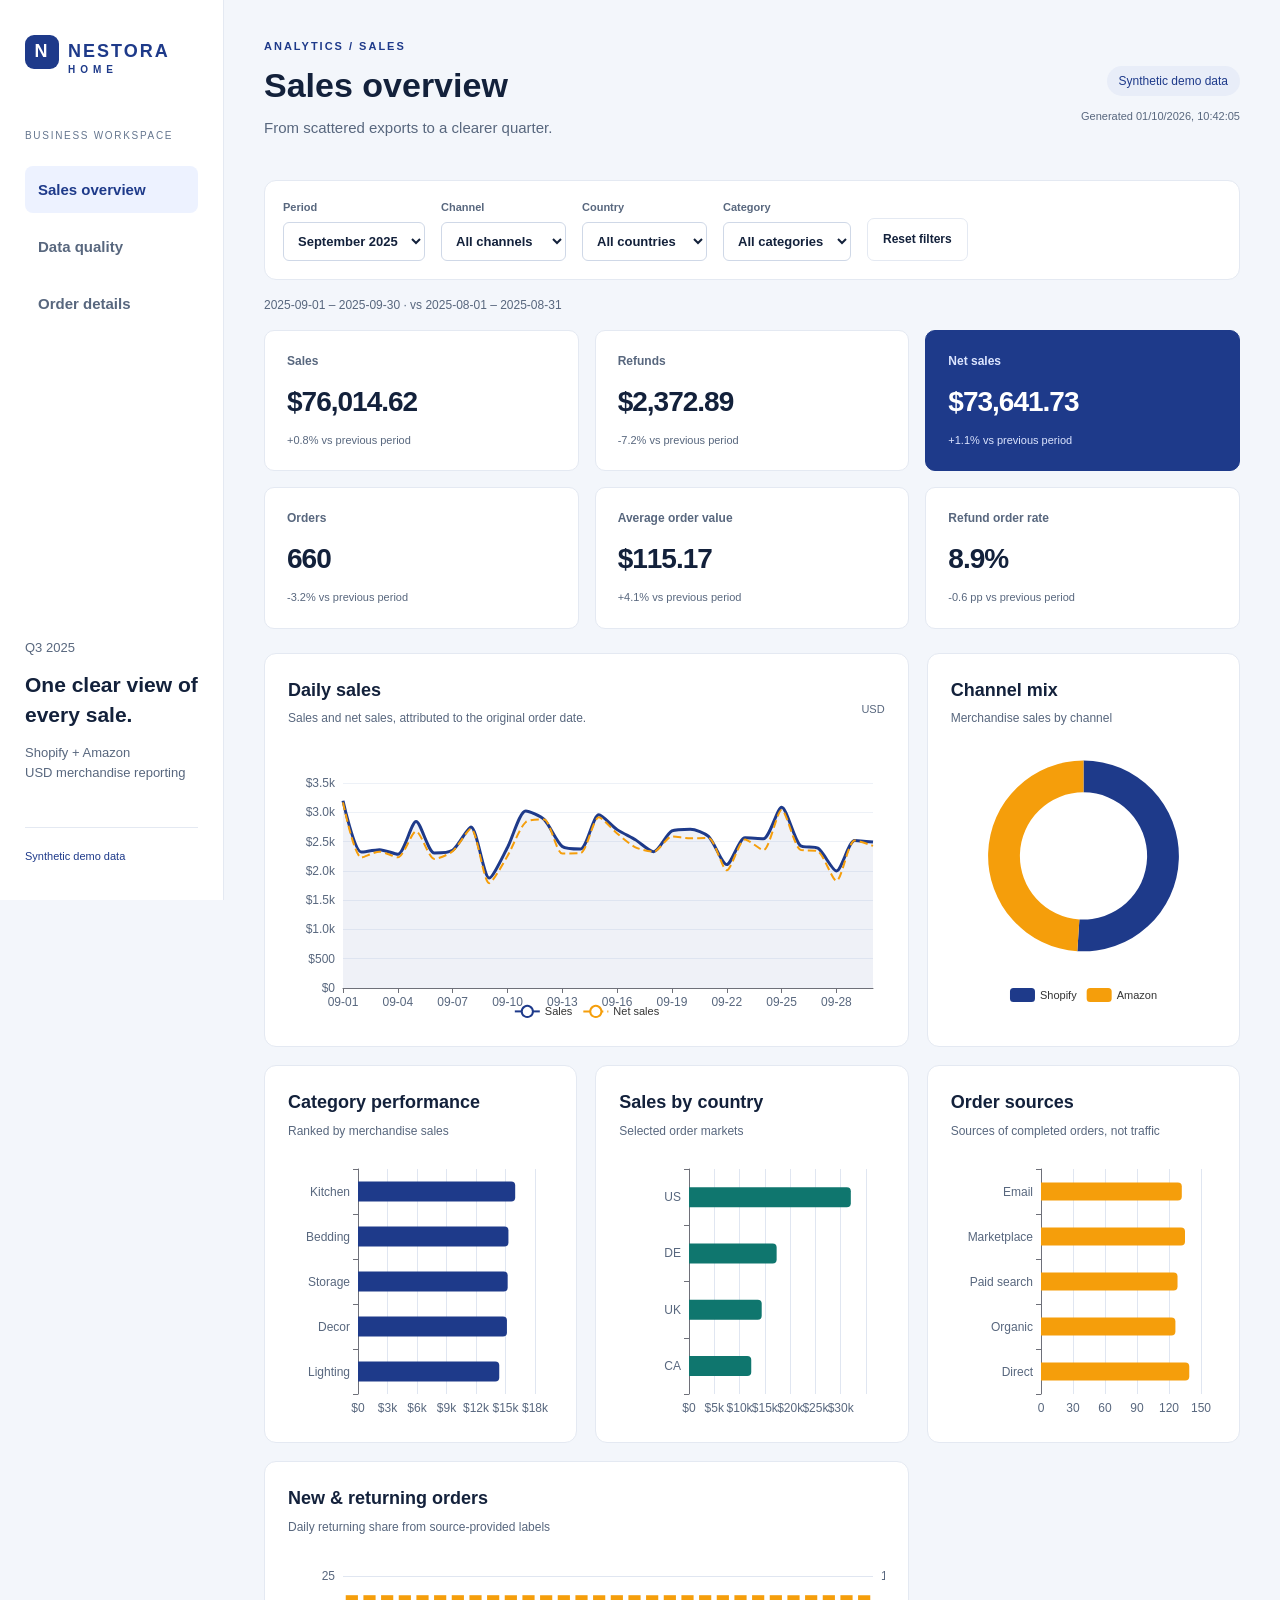
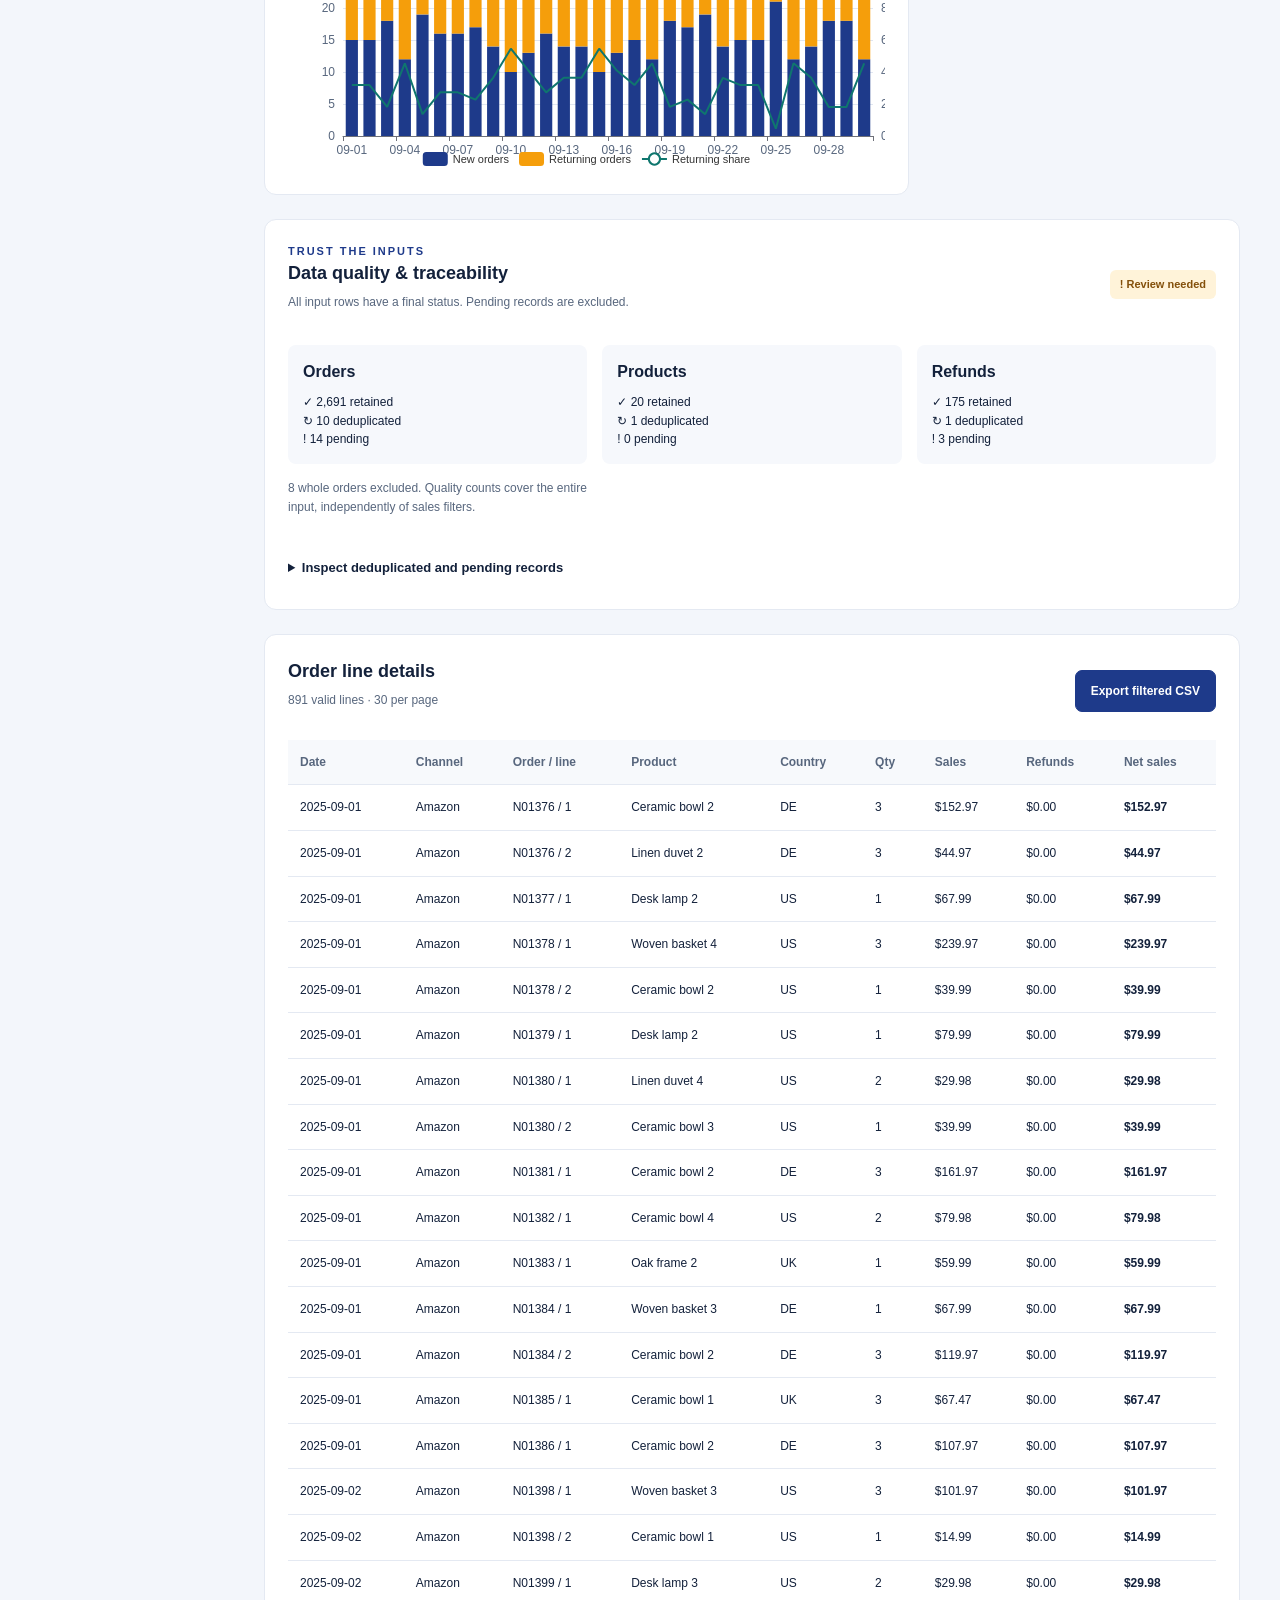
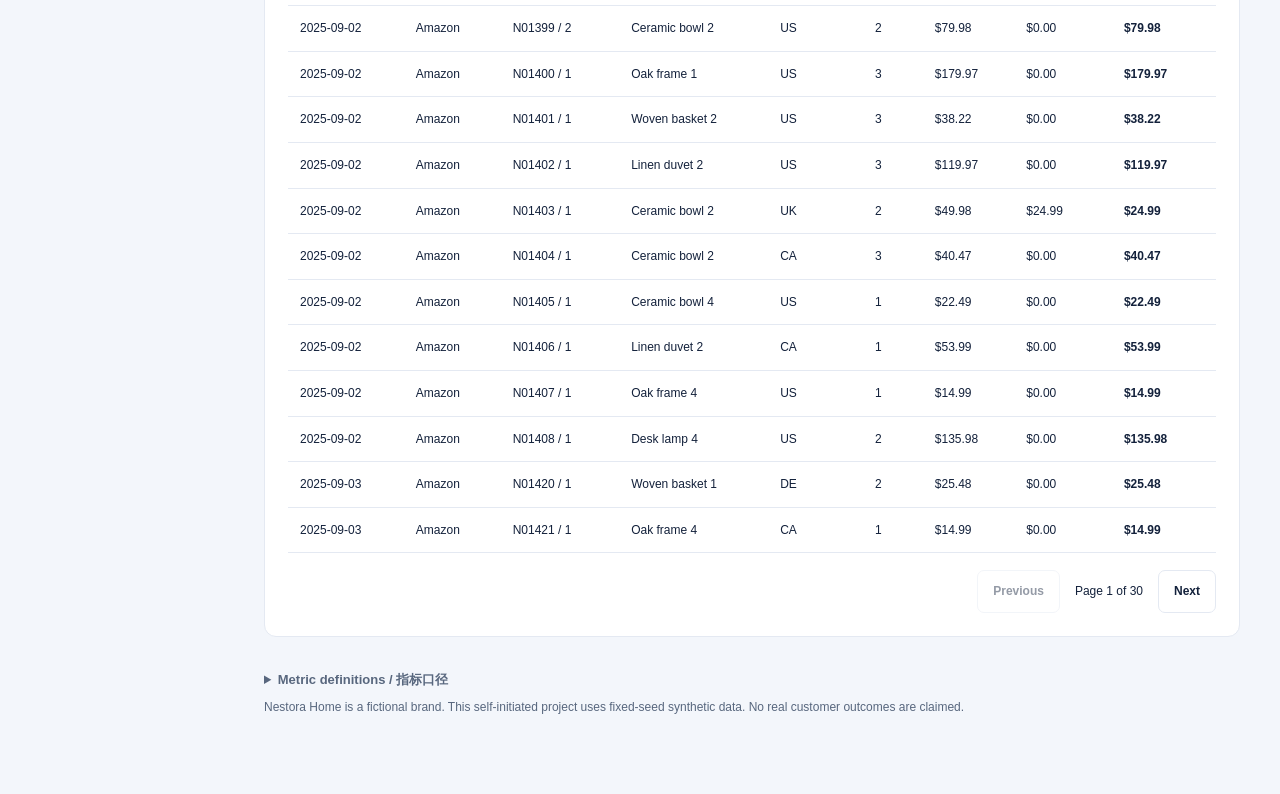
<file: deliverables/report/index.html>
<!doctype html><html lang="en"><head><meta charset="utf-8"><meta name="viewport" content="width=device-width,initial-scale=1"><title>Nestora Home · Sales report</title><link rel="stylesheet" href="styles.css"><link rel="icon" href="data:image/svg+xml,%3Csvg xmlns='http://www.w3.org/2000/svg' viewBox='0 0 32 32'%3E%3Crect width='32' height='32' rx='8' fill='%231E3A8A'/%3E%3Cpath d='M8 23V9l16 14V9' fill='none' stroke='white' stroke-width='3'/%3E%3C/svg%3E"></head><body>
<aside><a class="brand" href="#top"><span class="mark">N</span>NESTORA<span class="home">HOME</span></a><div class="workspace-label">BUSINESS WORKSPACE</div><a class="active" href="#top">Sales overview</a><a href="#quality">Data quality</a><a href="#details">Order details</a><div class="sidebar-note">Q3 2025<br><strong>One clear view of every sale.</strong><p>Shopify + Amazon<br>USD merchandise reporting</p></div><span class="synthetic">Synthetic demo data</span></aside>
<main id="top"><header><div><div class="eyebrow">ANALYTICS / SALES</div><h1>Sales overview</h1><p>From scattered exports to a clearer quarter.</p></div><div class="header-meta"><span class="pill">Synthetic demo data</span><small id="generated"></small></div></header>
<section class="filterbar" aria-label="Report filters"><label>Period<select id="period"><option value="09">September 2025</option><option value="08">August 2025</option><option value="07">July 2025</option><option value="q3">Full quarter</option><option value="custom">Custom dates</option></select></label><label>Channel<select id="channel"><option value="">All channels</option><option>Shopify</option><option>Amazon</option></select></label><label>Country<select id="country"><option value="">All countries</option><option>US</option><option>CA</option><option>UK</option><option>DE</option></select></label><label>Category<select id="category"><option value="">All categories</option><option>Bedding</option><option>Kitchen</option><option>Decor</option><option>Storage</option><option>Lighting</option></select></label><button id="reset" class="secondary">Reset filters</button><div id="custom-dates" hidden><label>From<input id="from" type="date" value="2025-09-01"></label><label>To<input id="to" type="date" value="2025-09-30"></label></div></section>
<div class="range-note" id="range-note"></div><section class="metrics" id="metrics" aria-live="polite"></section><p id="empty" class="empty" hidden>No valid sales match these filters. Try another date range or reset the filters.</p>
<section class="chart-grid"><article class="panel wide"><div class="panel-heading"><div><h2>Daily sales</h2><p>Sales and net sales, attributed to the original order date.</p></div><span class="legend-label">USD</span></div><div id="trend" class="chart"></div></article><article class="panel"><h2>Channel mix</h2><p>Merchandise sales by channel</p><div id="channels" class="chart"></div></article><article class="panel"><h2>Category performance</h2><p>Ranked by merchandise sales</p><div id="categories" class="chart"></div></article><article class="panel"><h2>Sales by country</h2><p>Selected order markets</p><div id="countries" class="chart"></div></article><article class="panel"><h2>Order sources</h2><p>Sources of completed orders, not traffic</p><div id="sources" class="chart"></div></article><article class="panel wide"><h2>New & returning orders</h2><p>Daily returning share from source-provided labels</p><div id="customers" class="chart short"></div></article></section>
<section class="panel quality" id="quality"><div class="panel-heading"><div><div class="eyebrow">TRUST THE INPUTS</div><h2>Data quality & traceability</h2><p>All input rows have a final status. Pending records are excluded.</p></div><span class="warning">! Review needed</span></div><div id="quality-counts" class="quality-counts"></div><details><summary>Inspect deduplicated and pending records</summary><div class="table-scroll"><table><thead><tr><th>Input</th><th>Source file / row</th><th>Status</th><th>Reason</th><th>Original values</th></tr></thead><tbody id="exceptions"></tbody></table></div></details></section>
<section class="panel" id="details"><div class="panel-heading"><div><h2>Order line details</h2><p id="detail-count"></p></div><button class="primary" id="export">Export filtered CSV</button></div><p id="export-status" aria-live="polite"></p><a id="download-csv" hidden>Download prepared CSV</a><div class="table-scroll"><table><thead><tr><th>Date</th><th>Channel</th><th>Order / line</th><th>Product</th><th>Country</th><th>Qty</th><th>Sales</th><th>Refunds</th><th>Net sales</th></tr></thead><tbody id="rows"></tbody></table></div><div class="pagination"><button id="prev" class="secondary">Previous</button><span id="page-info"></span><button id="next" class="secondary">Next</button></div></section>
<footer><details><summary>Metric definitions / 指标口径</summary><p>Sales / 销售额: quantity × USD unit price × (1 − discount), rounded HALF_UP per line. Merchandise only; excludes tax, shipping, fees and costs.</p><p>Refunds / 退款额: valid refunds linked to selected sales, assigned to original sales date. Net sales / 净销售额: sales less refunds, not profit.</p><p>Orders / 订单数: distinct channel + order ID. Category order counts are not additive. AOV / 平均订单金额: selected sales / selected orders; category filters only include selected merchandise.</p><p>Refund order rate / 退款订单率: orders with positive valid refunds / selected orders. Returning share / 老客订单占比: source-marked returning orders / selected orders, not retention.</p><p>Comparison: full calendar months compare to the preceding calendar month. Custom ranges compare to the immediately preceding equal-length period. Comparison requires complete baseline coverage. Zero baseline money/count = unavailable; ratios compare in percentage points when both denominators exist.</p></details><p>Nestora Home is a fictional brand. This self-initiated project uses fixed-seed synthetic data. No real customer outcomes are claimed.</p></footer>
<script src="echarts.min.js"></script><script src="data.js"></script><script src="app.js"></script></main></body></html>
</file>
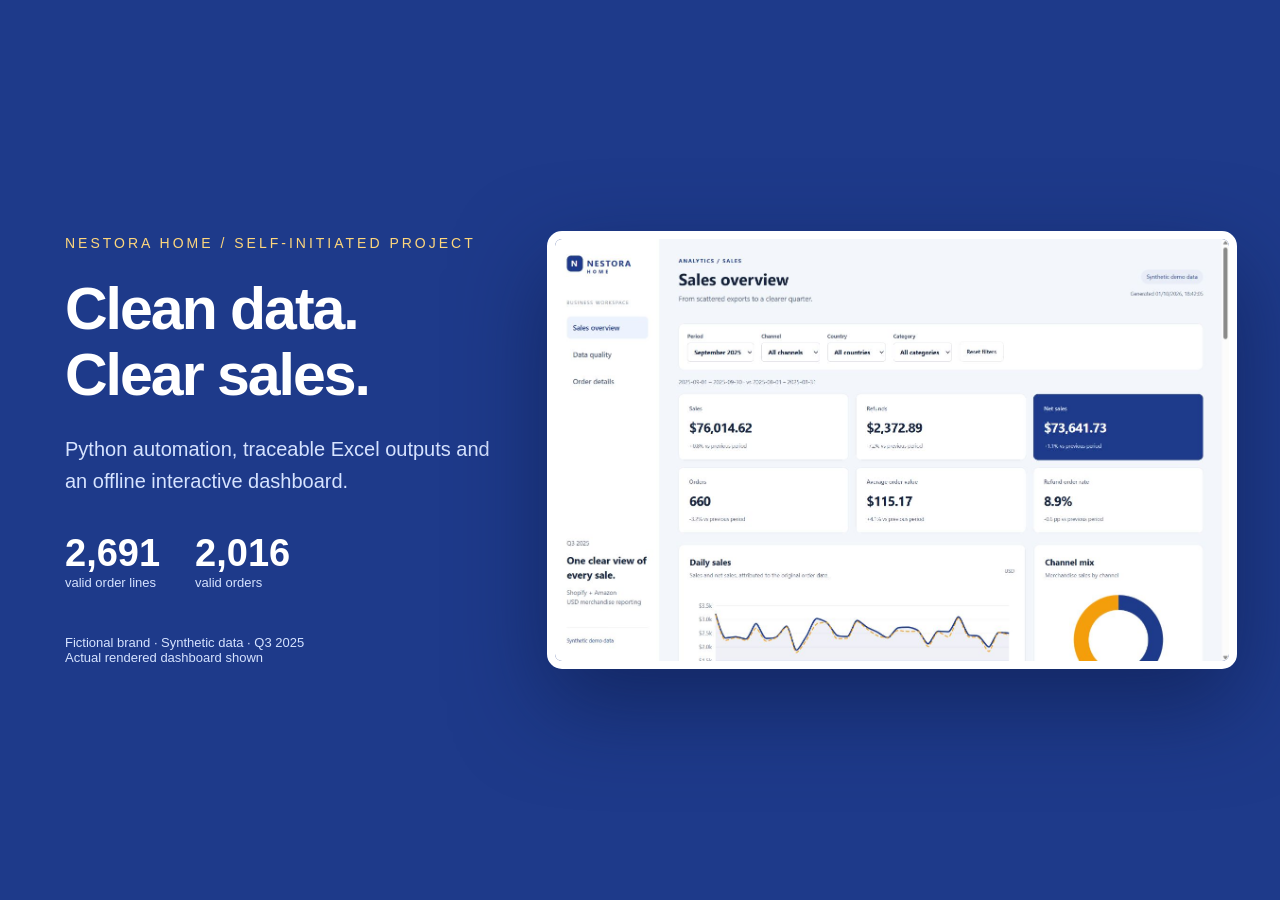
<file: portfolio/cover.html>
<!doctype html><html lang="en"><meta charset="utf-8"><title>Nestora portfolio cover</title><style>*{box-sizing:border-box}body{margin:0;background:#1e3a8a;color:#fff;font-family:Segoe UI,Arial,sans-serif;overflow:hidden}.layout{height:900px;padding:70px 65px;display:grid;grid-template-columns:40% 60%;gap:22px;align-items:center}.label{color:#ffd77c;letter-spacing:3px;font-size:14px}h1{font-size:59px;line-height:1.12;font-weight:700;letter-spacing:-2px;margin:25px 0}p{font-size:20px;color:#d6e3ff;line-height:1.6;max-width:440px}.stats{display:flex;gap:35px;margin:35px 0}.stats strong{font-size:38px}.stats span{display:block;font-size:13px;color:#d6e3ff}img{width:100%;box-shadow:0 35px 90px #0b1a4a99;border:8px solid #fff;border-radius:15px}.note{font-size:13px;margin-top:45px;color:#d6e3ff}</style><div class="layout"><div><div class="label">NESTORA HOME / SELF-INITIATED PROJECT</div><h1>Clean data.<br>Clear sales.</h1><p>Python automation, traceable Excel outputs and an offline interactive dashboard.</p><div class="stats"><div><strong>2,691</strong><span>valid order lines</span></div><div><strong>2,016</strong><span>valid orders</span></div></div><div class="note">Fictional brand · Synthetic data · Q3 2025<br>Actual rendered dashboard shown</div></div><img src="01-overview.png" alt="Actual Nestora sales dashboard screenshot"></div></html>
</file>
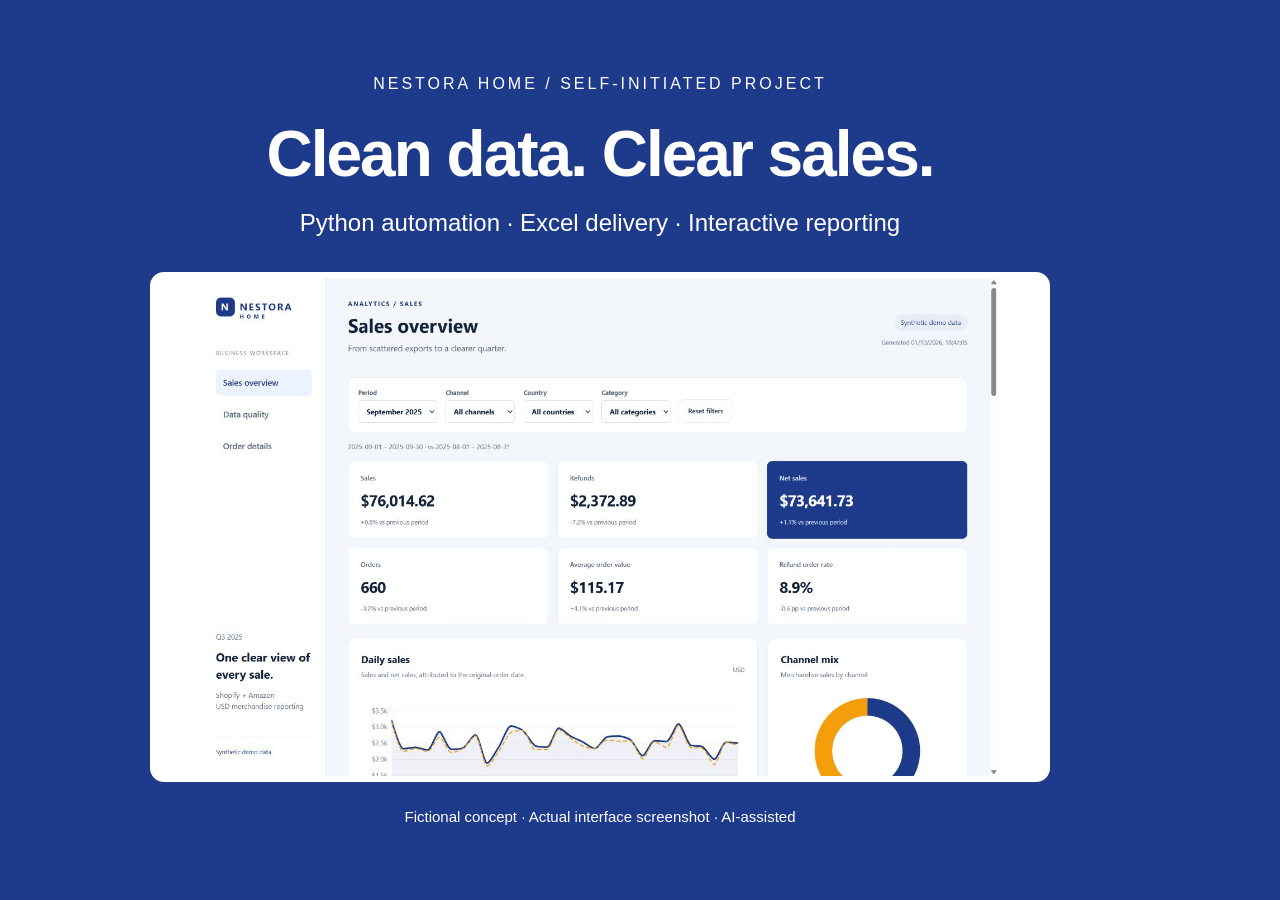
<file: portfolio/thumbnail.html>
<!doctype html><html lang="en"><meta charset="utf-8"><title>NESTORA HOME thumbnail</title><style>*{box-sizing:border-box}body{margin:0;background:#1e3a8a;color:#ffffff;font-family:Segoe UI,Arial,sans-serif;overflow:hidden}main{width:1200px;height:900px;padding:75px 110px;text-align:center}small{letter-spacing:3px;font-size:16px}h1{font-size:64px;letter-spacing:-2px;margin:24px 0 18px}p{font-size:24px;margin:0 0 35px}img{width:900px;height:510px;object-fit:contain;background:white;border:6px solid white;border-radius:14px}footer{font-size:15px;margin:22px}</style><main><small>NESTORA HOME / SELF-INITIATED PROJECT</small><h1>Clean data. Clear sales.</h1><p>Python automation · Excel delivery · Interactive reporting</p><img src="01-overview.png" alt="Actual rendered project interface"><footer>Fictional concept · Actual interface screenshot · AI-assisted</footer></main></html>
</file>
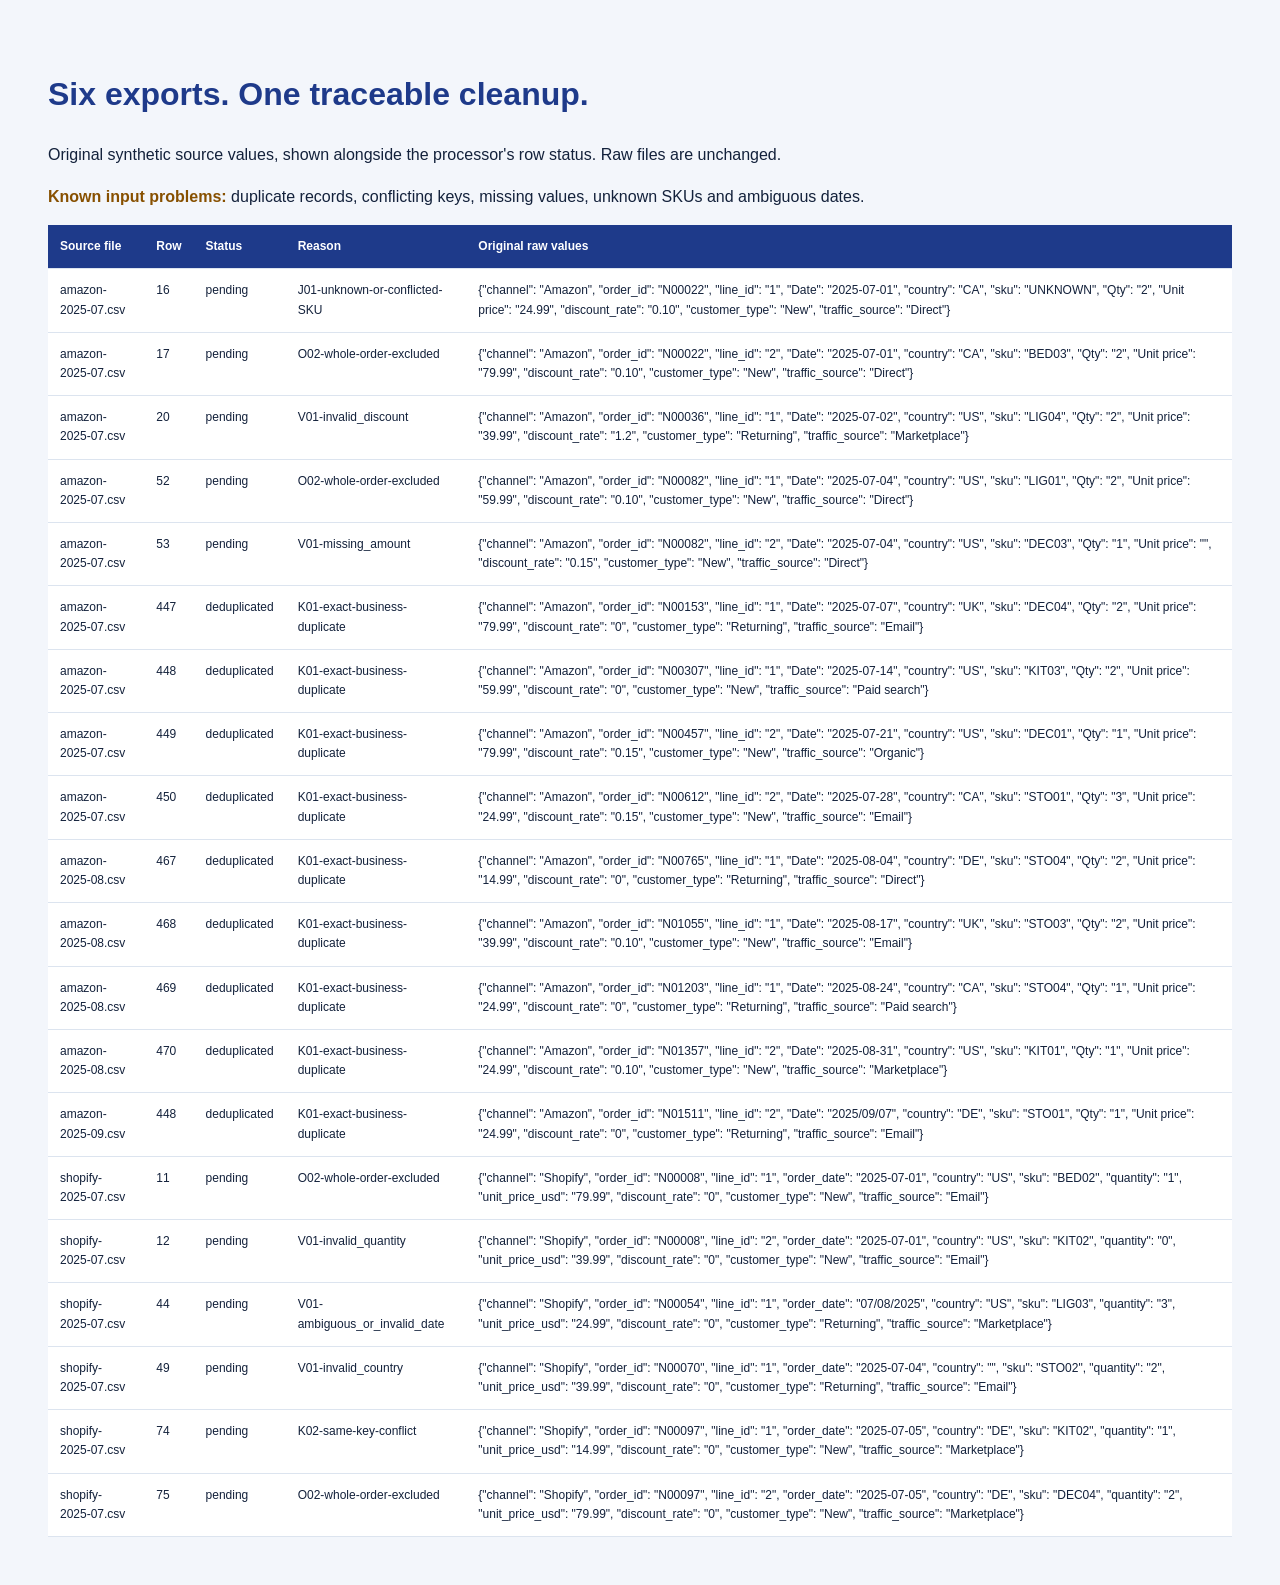
<file: validation/raw-review.html>
<!doctype html><html lang="en"><meta charset="utf-8"><title>Nestora raw input review</title><style>body{font:16px/1.6 Segoe UI,Arial;padding:40px;background:#f3f6fb;color:#13213b}h1{color:#1e3a8a}table{background:white;border-collapse:collapse;width:100%;font-size:12px}td,th{padding:12px;text-align:left;border-bottom:1px solid #dce4ef;vertical-align:top}th{background:#1e3a8a;color:white}td:last-child{min-width:400px}strong{color:#875000}</style><h1>Six exports. One traceable cleanup.</h1><p>Original synthetic source values, shown alongside the processor's row status. Raw files are unchanged.</p><p><strong>Known input problems:</strong> duplicate records, conflicting keys, missing values, unknown SKUs and ambiguous dates.</p><table><thead><tr><th>Source file</th><th>Row</th><th>Status</th><th>Reason</th><th>Original raw values</th></tr></thead><tbody><tr><td>amazon-2025-07.csv</td><td>16</td><td>pending</td><td>J01-unknown-or-conflicted-SKU</td><td>{&quot;channel&quot;: &quot;Amazon&quot;, &quot;order_id&quot;: &quot;N00022&quot;, &quot;line_id&quot;: &quot;1&quot;, &quot;Date&quot;: &quot;2025-07-01&quot;, &quot;country&quot;: &quot;CA&quot;, &quot;sku&quot;: &quot;UNKNOWN&quot;, &quot;Qty&quot;: &quot;2&quot;, &quot;Unit price&quot;: &quot;24.99&quot;, &quot;discount_rate&quot;: &quot;0.10&quot;, &quot;customer_type&quot;: &quot;New&quot;, &quot;traffic_source&quot;: &quot;Direct&quot;}</td></tr><tr><td>amazon-2025-07.csv</td><td>17</td><td>pending</td><td>O02-whole-order-excluded</td><td>{&quot;channel&quot;: &quot;Amazon&quot;, &quot;order_id&quot;: &quot;N00022&quot;, &quot;line_id&quot;: &quot;2&quot;, &quot;Date&quot;: &quot;2025-07-01&quot;, &quot;country&quot;: &quot;CA&quot;, &quot;sku&quot;: &quot;BED03&quot;, &quot;Qty&quot;: &quot;2&quot;, &quot;Unit price&quot;: &quot;79.99&quot;, &quot;discount_rate&quot;: &quot;0.10&quot;, &quot;customer_type&quot;: &quot;New&quot;, &quot;traffic_source&quot;: &quot;Direct&quot;}</td></tr><tr><td>amazon-2025-07.csv</td><td>20</td><td>pending</td><td>V01-invalid_discount</td><td>{&quot;channel&quot;: &quot;Amazon&quot;, &quot;order_id&quot;: &quot;N00036&quot;, &quot;line_id&quot;: &quot;1&quot;, &quot;Date&quot;: &quot;2025-07-02&quot;, &quot;country&quot;: &quot;US&quot;, &quot;sku&quot;: &quot;LIG04&quot;, &quot;Qty&quot;: &quot;2&quot;, &quot;Unit price&quot;: &quot;39.99&quot;, &quot;discount_rate&quot;: &quot;1.2&quot;, &quot;customer_type&quot;: &quot;Returning&quot;, &quot;traffic_source&quot;: &quot;Marketplace&quot;}</td></tr><tr><td>amazon-2025-07.csv</td><td>52</td><td>pending</td><td>O02-whole-order-excluded</td><td>{&quot;channel&quot;: &quot;Amazon&quot;, &quot;order_id&quot;: &quot;N00082&quot;, &quot;line_id&quot;: &quot;1&quot;, &quot;Date&quot;: &quot;2025-07-04&quot;, &quot;country&quot;: &quot;US&quot;, &quot;sku&quot;: &quot;LIG01&quot;, &quot;Qty&quot;: &quot;2&quot;, &quot;Unit price&quot;: &quot;59.99&quot;, &quot;discount_rate&quot;: &quot;0.10&quot;, &quot;customer_type&quot;: &quot;New&quot;, &quot;traffic_source&quot;: &quot;Direct&quot;}</td></tr><tr><td>amazon-2025-07.csv</td><td>53</td><td>pending</td><td>V01-missing_amount</td><td>{&quot;channel&quot;: &quot;Amazon&quot;, &quot;order_id&quot;: &quot;N00082&quot;, &quot;line_id&quot;: &quot;2&quot;, &quot;Date&quot;: &quot;2025-07-04&quot;, &quot;country&quot;: &quot;US&quot;, &quot;sku&quot;: &quot;DEC03&quot;, &quot;Qty&quot;: &quot;1&quot;, &quot;Unit price&quot;: &quot;&quot;, &quot;discount_rate&quot;: &quot;0.15&quot;, &quot;customer_type&quot;: &quot;New&quot;, &quot;traffic_source&quot;: &quot;Direct&quot;}</td></tr><tr><td>amazon-2025-07.csv</td><td>447</td><td>deduplicated</td><td>K01-exact-business-duplicate</td><td>{&quot;channel&quot;: &quot;Amazon&quot;, &quot;order_id&quot;: &quot;N00153&quot;, &quot;line_id&quot;: &quot;1&quot;, &quot;Date&quot;: &quot;2025-07-07&quot;, &quot;country&quot;: &quot;UK&quot;, &quot;sku&quot;: &quot;DEC04&quot;, &quot;Qty&quot;: &quot;2&quot;, &quot;Unit price&quot;: &quot;79.99&quot;, &quot;discount_rate&quot;: &quot;0&quot;, &quot;customer_type&quot;: &quot;Returning&quot;, &quot;traffic_source&quot;: &quot;Email&quot;}</td></tr><tr><td>amazon-2025-07.csv</td><td>448</td><td>deduplicated</td><td>K01-exact-business-duplicate</td><td>{&quot;channel&quot;: &quot;Amazon&quot;, &quot;order_id&quot;: &quot;N00307&quot;, &quot;line_id&quot;: &quot;1&quot;, &quot;Date&quot;: &quot;2025-07-14&quot;, &quot;country&quot;: &quot;US&quot;, &quot;sku&quot;: &quot;KIT03&quot;, &quot;Qty&quot;: &quot;2&quot;, &quot;Unit price&quot;: &quot;59.99&quot;, &quot;discount_rate&quot;: &quot;0&quot;, &quot;customer_type&quot;: &quot;New&quot;, &quot;traffic_source&quot;: &quot;Paid search&quot;}</td></tr><tr><td>amazon-2025-07.csv</td><td>449</td><td>deduplicated</td><td>K01-exact-business-duplicate</td><td>{&quot;channel&quot;: &quot;Amazon&quot;, &quot;order_id&quot;: &quot;N00457&quot;, &quot;line_id&quot;: &quot;2&quot;, &quot;Date&quot;: &quot;2025-07-21&quot;, &quot;country&quot;: &quot;US&quot;, &quot;sku&quot;: &quot;DEC01&quot;, &quot;Qty&quot;: &quot;1&quot;, &quot;Unit price&quot;: &quot;79.99&quot;, &quot;discount_rate&quot;: &quot;0.15&quot;, &quot;customer_type&quot;: &quot;New&quot;, &quot;traffic_source&quot;: &quot;Organic&quot;}</td></tr><tr><td>amazon-2025-07.csv</td><td>450</td><td>deduplicated</td><td>K01-exact-business-duplicate</td><td>{&quot;channel&quot;: &quot;Amazon&quot;, &quot;order_id&quot;: &quot;N00612&quot;, &quot;line_id&quot;: &quot;2&quot;, &quot;Date&quot;: &quot;2025-07-28&quot;, &quot;country&quot;: &quot;CA&quot;, &quot;sku&quot;: &quot;STO01&quot;, &quot;Qty&quot;: &quot;3&quot;, &quot;Unit price&quot;: &quot;24.99&quot;, &quot;discount_rate&quot;: &quot;0.15&quot;, &quot;customer_type&quot;: &quot;New&quot;, &quot;traffic_source&quot;: &quot;Email&quot;}</td></tr><tr><td>amazon-2025-08.csv</td><td>467</td><td>deduplicated</td><td>K01-exact-business-duplicate</td><td>{&quot;channel&quot;: &quot;Amazon&quot;, &quot;order_id&quot;: &quot;N00765&quot;, &quot;line_id&quot;: &quot;1&quot;, &quot;Date&quot;: &quot;2025-08-04&quot;, &quot;country&quot;: &quot;DE&quot;, &quot;sku&quot;: &quot;STO04&quot;, &quot;Qty&quot;: &quot;2&quot;, &quot;Unit price&quot;: &quot;14.99&quot;, &quot;discount_rate&quot;: &quot;0&quot;, &quot;customer_type&quot;: &quot;Returning&quot;, &quot;traffic_source&quot;: &quot;Direct&quot;}</td></tr><tr><td>amazon-2025-08.csv</td><td>468</td><td>deduplicated</td><td>K01-exact-business-duplicate</td><td>{&quot;channel&quot;: &quot;Amazon&quot;, &quot;order_id&quot;: &quot;N01055&quot;, &quot;line_id&quot;: &quot;1&quot;, &quot;Date&quot;: &quot;2025-08-17&quot;, &quot;country&quot;: &quot;UK&quot;, &quot;sku&quot;: &quot;STO03&quot;, &quot;Qty&quot;: &quot;2&quot;, &quot;Unit price&quot;: &quot;39.99&quot;, &quot;discount_rate&quot;: &quot;0.10&quot;, &quot;customer_type&quot;: &quot;New&quot;, &quot;traffic_source&quot;: &quot;Email&quot;}</td></tr><tr><td>amazon-2025-08.csv</td><td>469</td><td>deduplicated</td><td>K01-exact-business-duplicate</td><td>{&quot;channel&quot;: &quot;Amazon&quot;, &quot;order_id&quot;: &quot;N01203&quot;, &quot;line_id&quot;: &quot;1&quot;, &quot;Date&quot;: &quot;2025-08-24&quot;, &quot;country&quot;: &quot;CA&quot;, &quot;sku&quot;: &quot;STO04&quot;, &quot;Qty&quot;: &quot;1&quot;, &quot;Unit price&quot;: &quot;24.99&quot;, &quot;discount_rate&quot;: &quot;0&quot;, &quot;customer_type&quot;: &quot;Returning&quot;, &quot;traffic_source&quot;: &quot;Paid search&quot;}</td></tr><tr><td>amazon-2025-08.csv</td><td>470</td><td>deduplicated</td><td>K01-exact-business-duplicate</td><td>{&quot;channel&quot;: &quot;Amazon&quot;, &quot;order_id&quot;: &quot;N01357&quot;, &quot;line_id&quot;: &quot;2&quot;, &quot;Date&quot;: &quot;2025-08-31&quot;, &quot;country&quot;: &quot;US&quot;, &quot;sku&quot;: &quot;KIT01&quot;, &quot;Qty&quot;: &quot;1&quot;, &quot;Unit price&quot;: &quot;24.99&quot;, &quot;discount_rate&quot;: &quot;0.10&quot;, &quot;customer_type&quot;: &quot;New&quot;, &quot;traffic_source&quot;: &quot;Marketplace&quot;}</td></tr><tr><td>amazon-2025-09.csv</td><td>448</td><td>deduplicated</td><td>K01-exact-business-duplicate</td><td>{&quot;channel&quot;: &quot;Amazon&quot;, &quot;order_id&quot;: &quot;N01511&quot;, &quot;line_id&quot;: &quot;2&quot;, &quot;Date&quot;: &quot;2025/09/07&quot;, &quot;country&quot;: &quot;DE&quot;, &quot;sku&quot;: &quot;STO01&quot;, &quot;Qty&quot;: &quot;1&quot;, &quot;Unit price&quot;: &quot;24.99&quot;, &quot;discount_rate&quot;: &quot;0&quot;, &quot;customer_type&quot;: &quot;Returning&quot;, &quot;traffic_source&quot;: &quot;Email&quot;}</td></tr><tr><td>shopify-2025-07.csv</td><td>11</td><td>pending</td><td>O02-whole-order-excluded</td><td>{&quot;channel&quot;: &quot;Shopify&quot;, &quot;order_id&quot;: &quot;N00008&quot;, &quot;line_id&quot;: &quot;1&quot;, &quot;order_date&quot;: &quot;2025-07-01&quot;, &quot;country&quot;: &quot;US&quot;, &quot;sku&quot;: &quot;BED02&quot;, &quot;quantity&quot;: &quot;1&quot;, &quot;unit_price_usd&quot;: &quot;79.99&quot;, &quot;discount_rate&quot;: &quot;0&quot;, &quot;customer_type&quot;: &quot;New&quot;, &quot;traffic_source&quot;: &quot;Email&quot;}</td></tr><tr><td>shopify-2025-07.csv</td><td>12</td><td>pending</td><td>V01-invalid_quantity</td><td>{&quot;channel&quot;: &quot;Shopify&quot;, &quot;order_id&quot;: &quot;N00008&quot;, &quot;line_id&quot;: &quot;2&quot;, &quot;order_date&quot;: &quot;2025-07-01&quot;, &quot;country&quot;: &quot;US&quot;, &quot;sku&quot;: &quot;KIT02&quot;, &quot;quantity&quot;: &quot;0&quot;, &quot;unit_price_usd&quot;: &quot;39.99&quot;, &quot;discount_rate&quot;: &quot;0&quot;, &quot;customer_type&quot;: &quot;New&quot;, &quot;traffic_source&quot;: &quot;Email&quot;}</td></tr><tr><td>shopify-2025-07.csv</td><td>44</td><td>pending</td><td>V01-ambiguous_or_invalid_date</td><td>{&quot;channel&quot;: &quot;Shopify&quot;, &quot;order_id&quot;: &quot;N00054&quot;, &quot;line_id&quot;: &quot;1&quot;, &quot;order_date&quot;: &quot;07/08/2025&quot;, &quot;country&quot;: &quot;US&quot;, &quot;sku&quot;: &quot;LIG03&quot;, &quot;quantity&quot;: &quot;3&quot;, &quot;unit_price_usd&quot;: &quot;24.99&quot;, &quot;discount_rate&quot;: &quot;0&quot;, &quot;customer_type&quot;: &quot;Returning&quot;, &quot;traffic_source&quot;: &quot;Marketplace&quot;}</td></tr><tr><td>shopify-2025-07.csv</td><td>49</td><td>pending</td><td>V01-invalid_country</td><td>{&quot;channel&quot;: &quot;Shopify&quot;, &quot;order_id&quot;: &quot;N00070&quot;, &quot;line_id&quot;: &quot;1&quot;, &quot;order_date&quot;: &quot;2025-07-04&quot;, &quot;country&quot;: &quot;&quot;, &quot;sku&quot;: &quot;STO02&quot;, &quot;quantity&quot;: &quot;2&quot;, &quot;unit_price_usd&quot;: &quot;39.99&quot;, &quot;discount_rate&quot;: &quot;0&quot;, &quot;customer_type&quot;: &quot;Returning&quot;, &quot;traffic_source&quot;: &quot;Email&quot;}</td></tr><tr><td>shopify-2025-07.csv</td><td>74</td><td>pending</td><td>K02-same-key-conflict</td><td>{&quot;channel&quot;: &quot;Shopify&quot;, &quot;order_id&quot;: &quot;N00097&quot;, &quot;line_id&quot;: &quot;1&quot;, &quot;order_date&quot;: &quot;2025-07-05&quot;, &quot;country&quot;: &quot;DE&quot;, &quot;sku&quot;: &quot;KIT02&quot;, &quot;quantity&quot;: &quot;1&quot;, &quot;unit_price_usd&quot;: &quot;14.99&quot;, &quot;discount_rate&quot;: &quot;0&quot;, &quot;customer_type&quot;: &quot;New&quot;, &quot;traffic_source&quot;: &quot;Marketplace&quot;}</td></tr><tr><td>shopify-2025-07.csv</td><td>75</td><td>pending</td><td>O02-whole-order-excluded</td><td>{&quot;channel&quot;: &quot;Shopify&quot;, &quot;order_id&quot;: &quot;N00097&quot;, &quot;line_id&quot;: &quot;2&quot;, &quot;order_date&quot;: &quot;2025-07-05&quot;, &quot;country&quot;: &quot;DE&quot;, &quot;sku&quot;: &quot;DEC04&quot;, &quot;quantity&quot;: &quot;2&quot;, &quot;unit_price_usd&quot;: &quot;79.99&quot;, &quot;discount_rate&quot;: &quot;0&quot;, &quot;customer_type&quot;: &quot;New&quot;, &quot;traffic_source&quot;: &quot;Marketplace&quot;}</td></tr></tbody></table></html>
</file>
<file: deliverables/report/styles.css>
:root{--navy:#1e3a8a;--ink:#13213b;--muted:#58677e;--amber:#f59e0b;--border:#e4e9f2}*{box-sizing:border-box}html{scroll-behavior:smooth;scroll-padding-top:20px}body{margin:0;background:#f3f6fb;color:var(--ink);font:15px/1.55 Segoe UI,Arial,sans-serif}aside{width:224px;position:fixed;inset:0 auto 0 0;background:#fff;border-right:1px solid var(--border);padding:35px 25px;display:flex;flex-direction:column;gap:10px}.brand{display:flex;flex-wrap:wrap;align-items:center;gap:9px;font-weight:750;letter-spacing:2px;color:var(--navy);text-decoration:none;font-size:18px}.mark{width:34px;height:34px;background:var(--navy);color:white;display:grid;place-items:center;border-radius:9px}.home{font-size:10px;margin-left:43px;margin-top:-16px;letter-spacing:5px}.workspace-label{font-size:10px;letter-spacing:1.7px;color:#65768f;margin:40px 0 12px}aside>a:not(.brand){padding:12px 13px;color:var(--muted);text-decoration:none;border-radius:8px;font-weight:600}aside .active{background:#edf2ff;color:var(--navy)!important}.sidebar-note{margin-top:auto;padding:20px 0;color:var(--muted);font-size:13px}.sidebar-note strong{display:block;font-size:21px;line-height:1.45;color:var(--ink);margin:12px 0}.synthetic{font-size:11px;color:var(--navy);border-top:1px solid var(--border);padding-top:20px}main{margin-left:224px;max-width:1800px;padding:38px 40px}header{display:flex;justify-content:space-between;gap:25px;margin-bottom:27px;align-items:center}.eyebrow{font-size:11px;font-weight:700;letter-spacing:2px;color:var(--navy)}h1{font-size:34px;line-height:1.25;margin:9px 0}h2{font-size:18px;margin:0 0 5px}p{color:var(--muted);margin:0 0 14px}.header-meta{text-align:right}.header-meta small{display:block;color:var(--muted);font-size:11px;margin-top:12px}.pill{display:inline-block;background:#e8edf8;padding:6px 12px;color:var(--navy);font-size:12px;border-radius:100px}.filterbar{display:flex;flex-wrap:wrap;gap:16px;background:white;padding:18px;border:1px solid var(--border);border-radius:12px;align-items:end}label{display:flex;flex-direction:column;font-size:11px;font-weight:700;color:var(--muted);gap:6px}select,input{font:inherit;font-size:13px;border:1px solid #cfd8e7;color:var(--ink);border-radius:6px;padding:10px;background:#fff;min-width:125px;max-width:100%}button{font:inherit;font-weight:600;font-size:12px;cursor:pointer;border-radius:7px;padding:11px 15px;border:1px solid var(--border)}button:disabled{opacity:.45;cursor:default}.primary{background:var(--navy);color:white;border-color:var(--navy)}.secondary{background:white;color:var(--ink)}:focus-visible{outline:3px solid var(--amber);outline-offset:3px}#custom-dates:not([hidden]){display:flex;gap:16px;flex-wrap:wrap;width:100%}.range-note{font-size:12px;color:var(--muted);margin:16px 0}.metrics{display:grid;grid-template-columns:repeat(3,minmax(0,1fr));gap:16px}.metric{background:#fff;border:1px solid var(--border);border-radius:10px;padding:21px 22px;min-width:0}.metric.featured{background:var(--navy);color:white;border-color:var(--navy)}.metric-label{font-size:12px;font-weight:600;color:var(--muted)}.featured .metric-label,.featured .comparison{color:#dce5ff}.metric-value{font-size:28px;letter-spacing:-1px;font-weight:750;margin:9px 0}.comparison{font-size:11px;color:var(--muted)}.chart-grid{display:grid;grid-template-columns:repeat(3,minmax(0,1fr));gap:18px;margin:24px 0}.panel{background:white;border:1px solid var(--border);border-radius:12px;padding:23px;min-width:0;overflow:hidden}.panel p{font-size:12px}.panel-heading{display:flex;justify-content:space-between;align-items:center;gap:16px;margin-bottom:16px}.wide{grid-column:span 2}.chart{height:265px;width:100%}.short{height:220px}.legend-label{font-size:11px;color:var(--muted)}.quality{margin:24px 0}.warning{background:#fff3d9;color:#84500b;padding:6px 10px;border-radius:6px;font-size:11px;font-weight:600}.quality-counts{display:grid;grid-template-columns:repeat(3,1fr);gap:15px;margin:20px 0}.quality-counts>div{padding:15px;background:#f6f8fc;border-radius:8px;font-size:12px}.quality-counts strong{display:block;font-size:16px;margin-bottom:8px}summary{cursor:pointer;font-weight:600;font-size:13px;padding:8px 0}.table-scroll{overflow-x:auto;max-width:100%}table{width:100%;border-collapse:collapse;white-space:nowrap;text-align:left;font-size:12px}th{color:var(--muted);font-weight:600;background:#f7f9fc}th,td{padding:13px 12px;border-bottom:1px solid var(--border)}td:last-child{font-weight:600}#exceptions td:last-child{font-weight:400;max-width:500px;white-space:normal;min-width:220px}.pagination{display:flex;justify-content:end;align-items:center;gap:15px;margin-top:17px;font-size:12px}footer{padding:25px 0;color:var(--muted);font-size:11px}footer p{font-size:12px}.empty{padding:25px;background:#fff3d9;border-radius:10px;margin-top:18px}@media(min-width:1600px){.metrics{grid-template-columns:repeat(6,minmax(0,1fr))}.metric-value{font-size:25px}}@media(max-width:1050px){aside{width:180px;padding:28px 18px}main{margin-left:180px;padding:28px 24px}.chart-grid{grid-template-columns:repeat(2,minmax(0,1fr))}.wide{grid-column:span 2}.brand{font-size:14px}}@media(max-width:760px){aside{position:static;width:100%;padding:16px 20px;flex-direction:row;align-items:center;flex-wrap:wrap;gap:8px;border-bottom:1px solid var(--border)}.brand{margin-right:auto}.home,.workspace-label,.sidebar-note,.synthetic{display:none}aside>a:not(.brand){font-size:11px;padding:7px}main{margin:0;padding:25px 16px}header{align-items:start}h1{font-size:27px}.header-meta small{display:none}.header-meta .pill{font-size:10px;padding:5px 8px}.metrics{grid-template-columns:repeat(2,minmax(0,1fr));gap:10px}.metric{padding:16px}.metric-value{font-size:22px}.chart-grid{display:block}.panel{margin-bottom:15px;padding:18px}.quality-counts{grid-template-columns:1fr}.panel-heading{align-items:start;flex-wrap:wrap}.filterbar{gap:12px}.filterbar>label{flex:1 1 120px}.chart{height:245px}.range-note{font-size:11px}.pagination{justify-content:center}}
</file>
